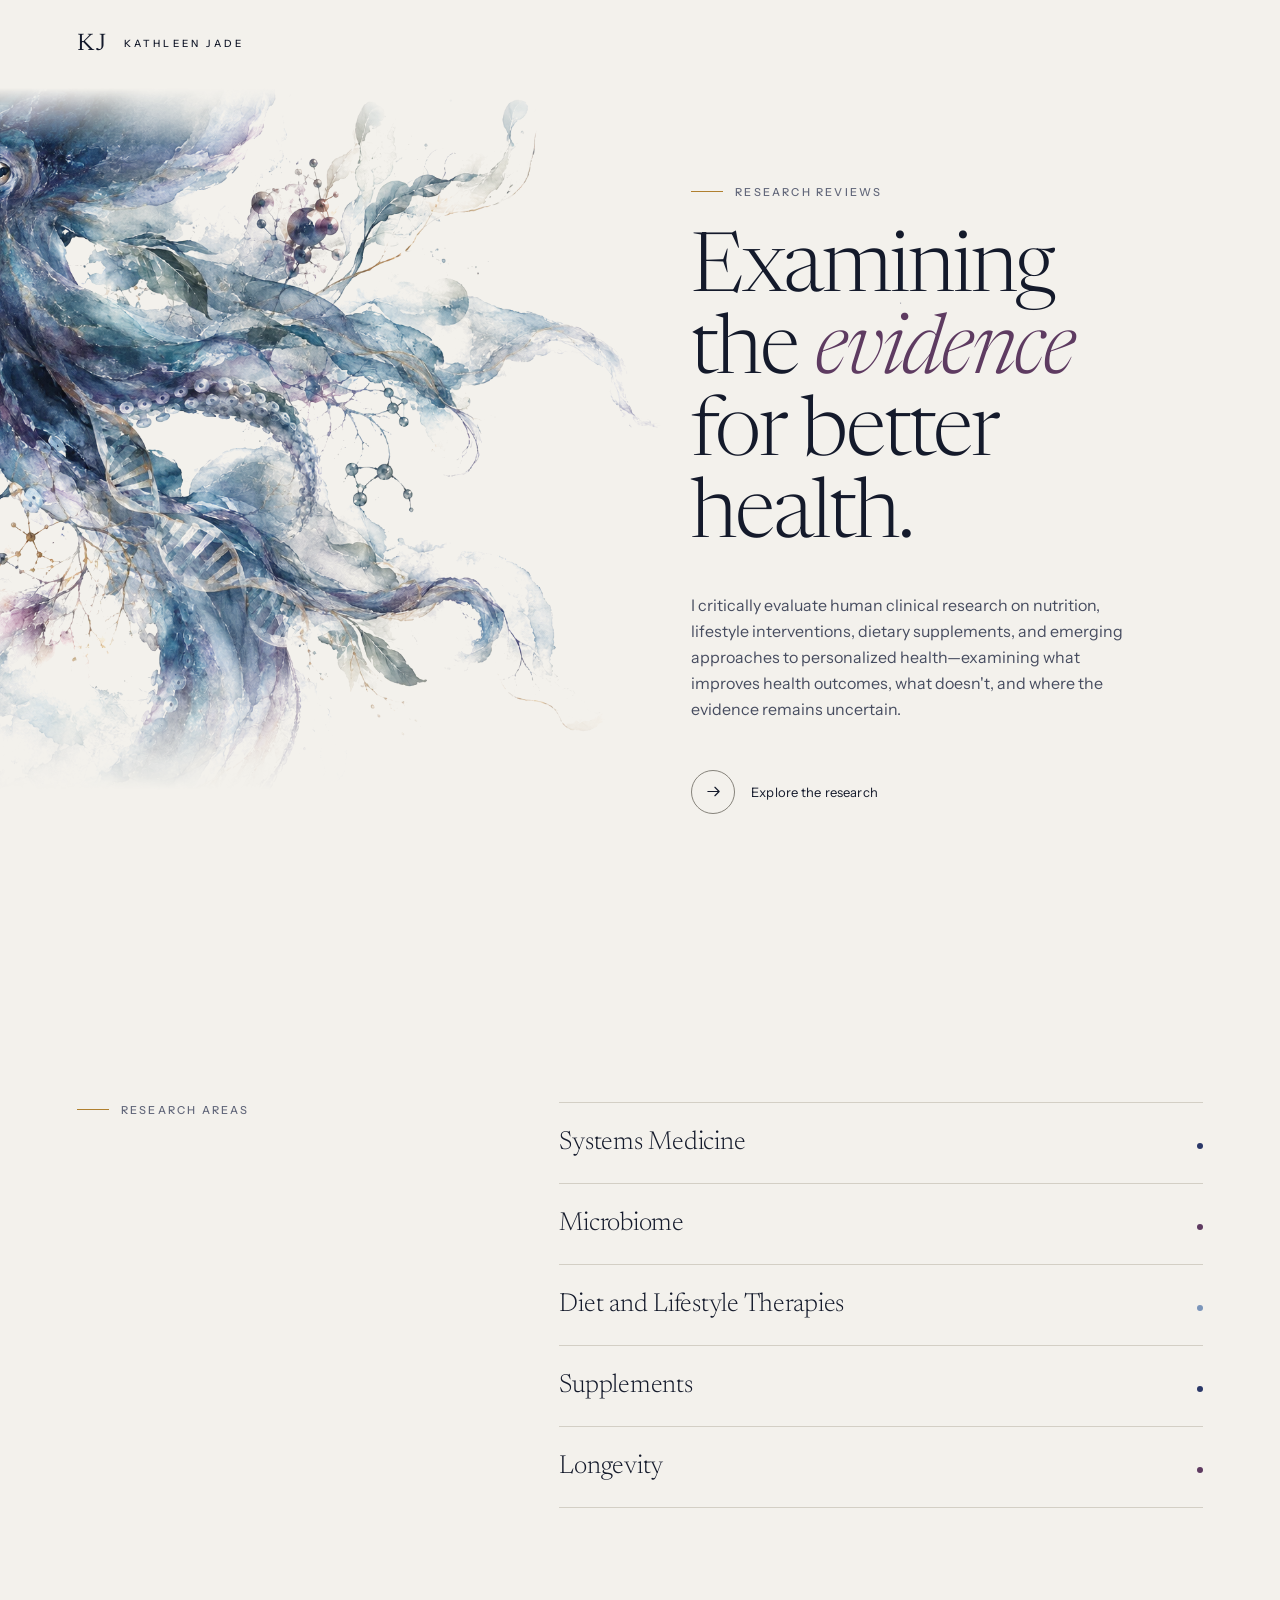
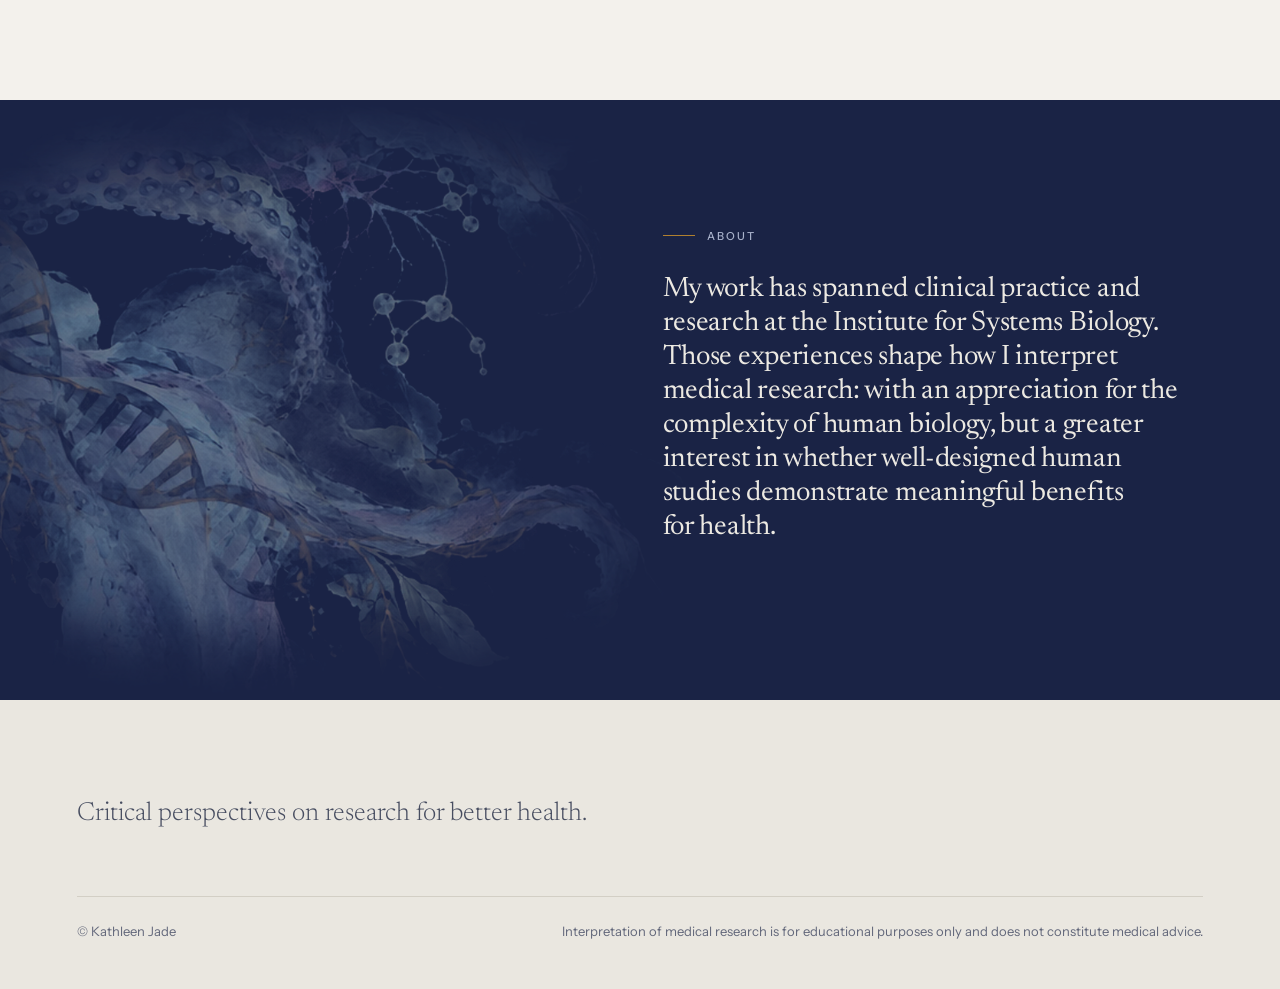
<file: index.html>
<!DOCTYPE html>
<html lang="en">
<head>
  <meta charset="utf-8">
  <meta name="viewport" content="width=device-width, initial-scale=1">
  <title>Kathleen Jade</title>
  <meta name="description" content="Evidence-based insights on longevity and the emerging science of personalized medicine.">
  <link rel="stylesheet" href="design-system.css">
  <link rel="stylesheet" href="homepage.css">
</head>
<body id="kj-home">

  <header class="kj kj-header">
    <a class="kj-mark" href="index.html"><span class="kj-mark-kj" aria-hidden="true">KJ</span><span class="kj-mark-name">Kathleen Jade</span></a>
  </header>

  <main>

    <section class="kj kj-hero">
      <div class="kj-hero-art">
        <img class="kj-art kj-art-paper" src="images/octopus-metamorphosis.webp" alt="Watercolor octopus whose tentacles turn into a DNA helix, leaves and molecular structures">
        <img class="kj-art kj-art-deep" src="images/octopus-metamorphosis-deep.webp" alt="" aria-hidden="true">
      </div>
      <div class="kj-hero-text">
        <p class="kj-eyebrow"><span class="kj-eyebrow-rule"></span><span class="kj-eyebrow-lines"><span>Research reviews</span></span></p>
        <h1 class="kj-hero-title">Examining the <em>evidence</em> for better health.</h1>
        <p class="kj-hero-lede">I critically evaluate human clinical research on nutrition, lifestyle interventions, dietary supplements, and emerging approaches to personalized health—examining what improves health outcomes, what doesn't, and where the evidence remains uncertain.</p>
        <div class="kj-hero-action">
          <a class="kj kj-arrow" href="#topics">
            <span class="kj-arrow-disc" aria-hidden="true"><svg viewBox="0 0 16 16" fill="none" stroke="currentColor" stroke-width="1.25" stroke-linecap="round" stroke-linejoin="round"><path d="M2 8h12M9.5 3.5 14 8l-4.5 4.5"/></svg></span>
            <span>Explore the research</span>
          </a>
        </div>
      </div>
    </section>

    <div class="kj kj-interlude kj-interlude-xl" aria-hidden="true"></div>

    <section class="kj-section kj-split" id="topics">
      <div class="kj-split-intro">
        <h2 class="kj kj-eyebrow"><span class="kj-eyebrow-rule"></span><span class="kj-eyebrow-lines"><span>Research areas</span></span></h2>
      </div>
      <div class="kj-split-main">
        <ul class="kj kj-topics">
          <li class="kj-topic"><a href="systems-medicine.html"><span class="kj-topic-name">Systems Medicine</span><span class="kj-topic-count"></span><span class="kj-topic-dot kj-tone-indigo" aria-hidden="true"></span></a></li>
          <li class="kj-topic"><a href="microbiome.html"><span class="kj-topic-name">Microbiome</span><span class="kj-topic-count"></span><span class="kj-topic-dot kj-tone-aubergine" aria-hidden="true"></span></a></li>
          <li class="kj-topic"><a href="diet-and-lifestyle.html"><span class="kj-topic-name">Diet and Lifestyle Therapies</span><span class="kj-topic-count"></span><span class="kj-topic-dot" aria-hidden="true"></span></a></li>
          <li class="kj-topic"><a href="supplements.html"><span class="kj-topic-name">Supplements</span><span class="kj-topic-count"></span><span class="kj-topic-dot kj-tone-indigo" aria-hidden="true"></span></a></li>
          <li class="kj-topic"><a href="longevity.html"><span class="kj-topic-name">Longevity</span><span class="kj-topic-count"></span><span class="kj-topic-dot kj-tone-aubergine" aria-hidden="true"></span></a></li>
        </ul>
      </div>
    </section>

    <div class="kj kj-interlude kj-interlude-xl" aria-hidden="true"></div>

    <section class="kj kj-deep">
      <div class="kj-deep-art" aria-hidden="true"><img class="kj-art" src="images/octopus-detail-tentacles-deep.webp" alt=""></div>
      <div class="kj-deep-inner kj-at-right">
        <p class="kj kj-eyebrow"><span class="kj-eyebrow-rule"></span><span class="kj-eyebrow-lines"><span>About</span></span></p>
        <p id="kj-home-about-copy" class="t-title" style="max-width: var(--measure-lede)">My work has spanned clinical practice and research at the Institute for Systems Biology. Those experiences shape how I interpret medical research: with an appreciation for the complexity of human biology, but a greater interest in whether well-designed human studies demonstrate meaningful benefits for health.</p>
      </div>
    </section>

  </main>

  <footer class="kj kj-footer">
    <p class="kj-footer-statement">Critical perspectives on research for better health.</p>
    <div class="kj-footer-base"><span>© Kathleen Jade</span><span>Interpretation of medical research is for educational purposes only and does not constitute medical advice.</span></div>
  </footer>

</body>
</html>
</file>
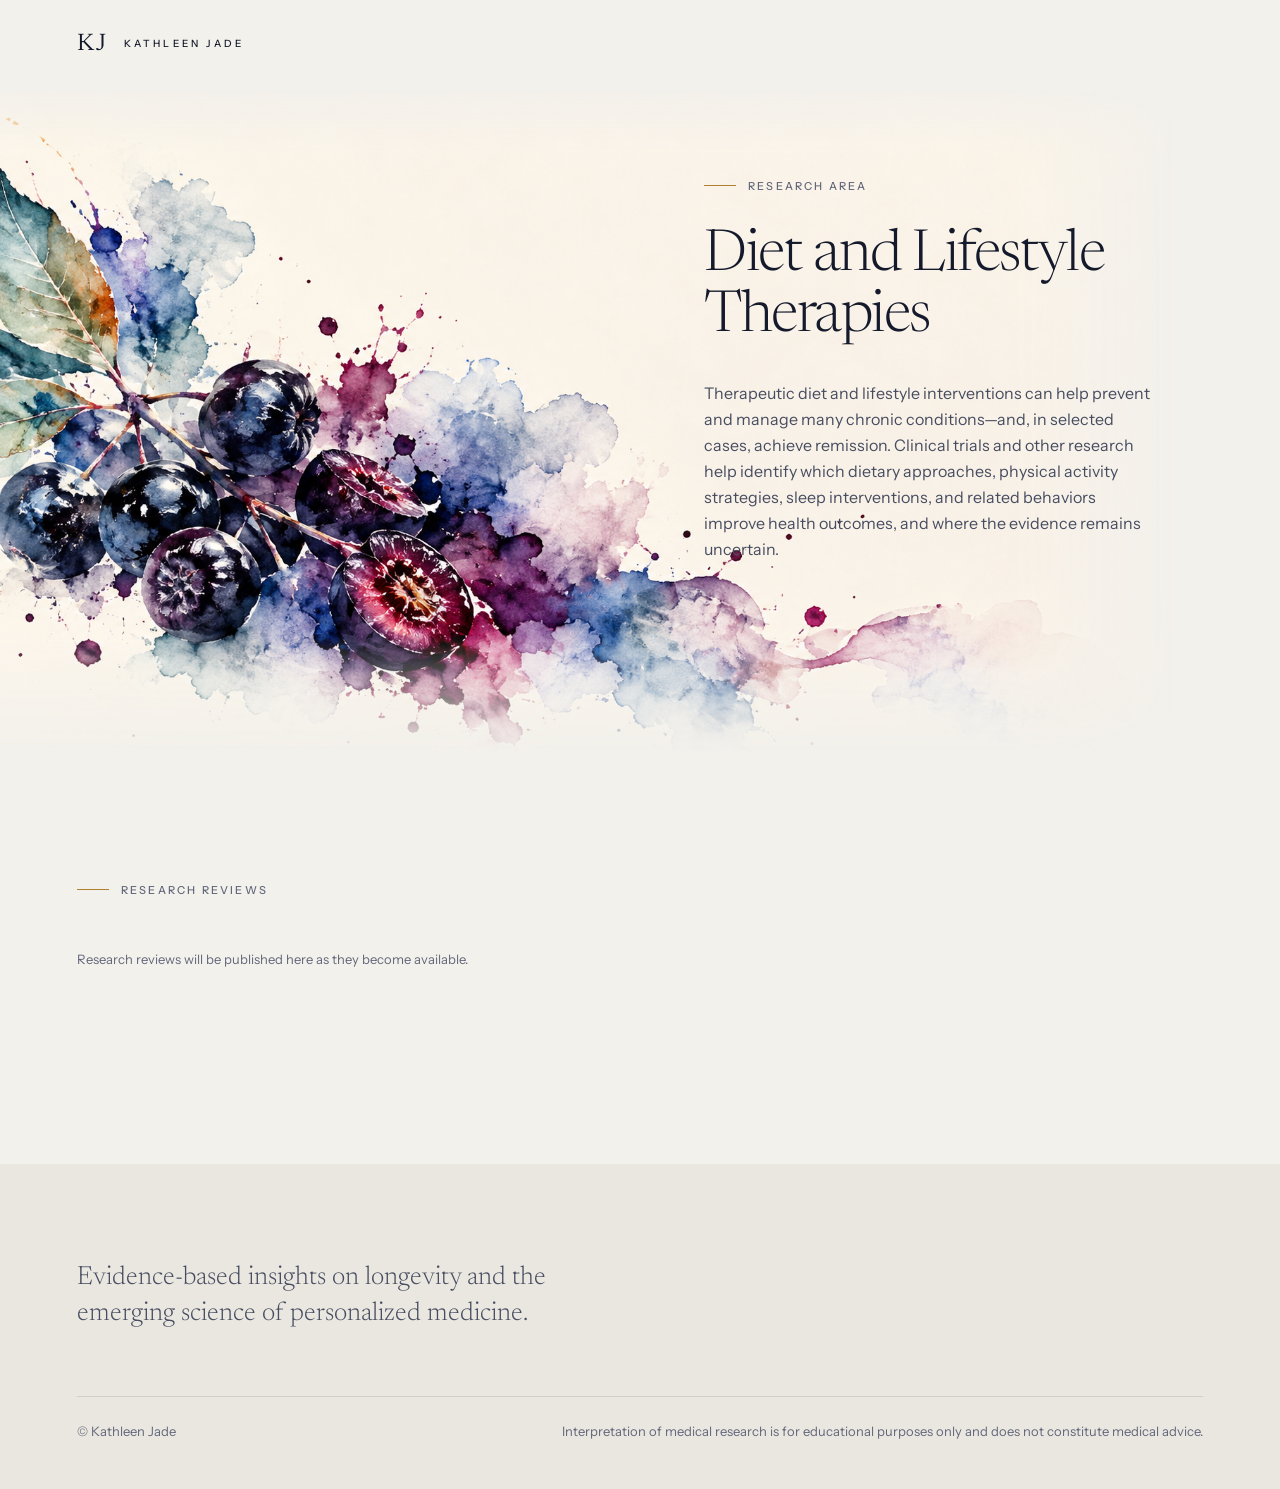
<file: diet-and-lifestyle.html>
<!doctype html>
<html lang="en"><head><meta charset="utf-8"><meta name="viewport" content="width=device-width, initial-scale=1"><title>Diet and Lifestyle Therapies · Kathleen Jade</title><meta name="description" content="Research on therapeutic diets, physical activity, sleep and related lifestyle interventions, with attention to health outcomes and uncertainty."><link rel="stylesheet" href="design-system.css"><link rel="stylesheet" href="diet-and-lifestyle.css"></head>
<body class="kj-diet">
<header class="kj kj-header"><a class="kj-mark" href="index.html"><span class="kj-mark-kj" aria-hidden="true">KJ</span><span class="kj-mark-name">Kathleen Jade</span></a></header>
<main><section class="kj diet-opening">
<div class="diet-text"><p class="kj-eyebrow"><span class="kj-eyebrow-rule"></span><span>Research area</span></p><h1 class="kj-landing-title">Diet and Lifestyle Therapies</h1><p class="kj-landing-lede">Therapeutic diet and lifestyle interventions can help prevent and manage many chronic conditions—and, in selected cases, achieve remission. Clinical trials and other research help identify which dietary approaches, physical activity strategies, sleep interventions, and related behaviors improve health outcomes, and where the evidence remains uncertain.</p></div>
<div class="diet-art"><img class="kj-art" src="images/diet-and-lifestyle-aronia.png" alt="Aronia berries and leaves in indigo and aubergine watercolor, dissolving into translucent washes on warm paper"></div>
</section>
<div class="diet-interlude" aria-hidden="true"></div>
<section class="kj-section kj-index" id="reviews"><h2 class="kj kj-eyebrow"><span class="kj-eyebrow-rule"></span><span>Research Reviews</span></h2><p class="diet-reviews-note">Research reviews will be published here as they become available.</p></section>
<div class="kj kj-interlude kj-interlude-xl" aria-hidden="true"></div></main>
<footer class="kj kj-footer"><p class="kj-footer-statement">Evidence-based insights on longevity and the emerging science of personalized medicine.</p><div class="kj-footer-base"><span>© Kathleen Jade</span><span>Interpretation of medical research is for educational purposes only and does not constitute medical advice.</span></div></footer>
</body></html>
</file>
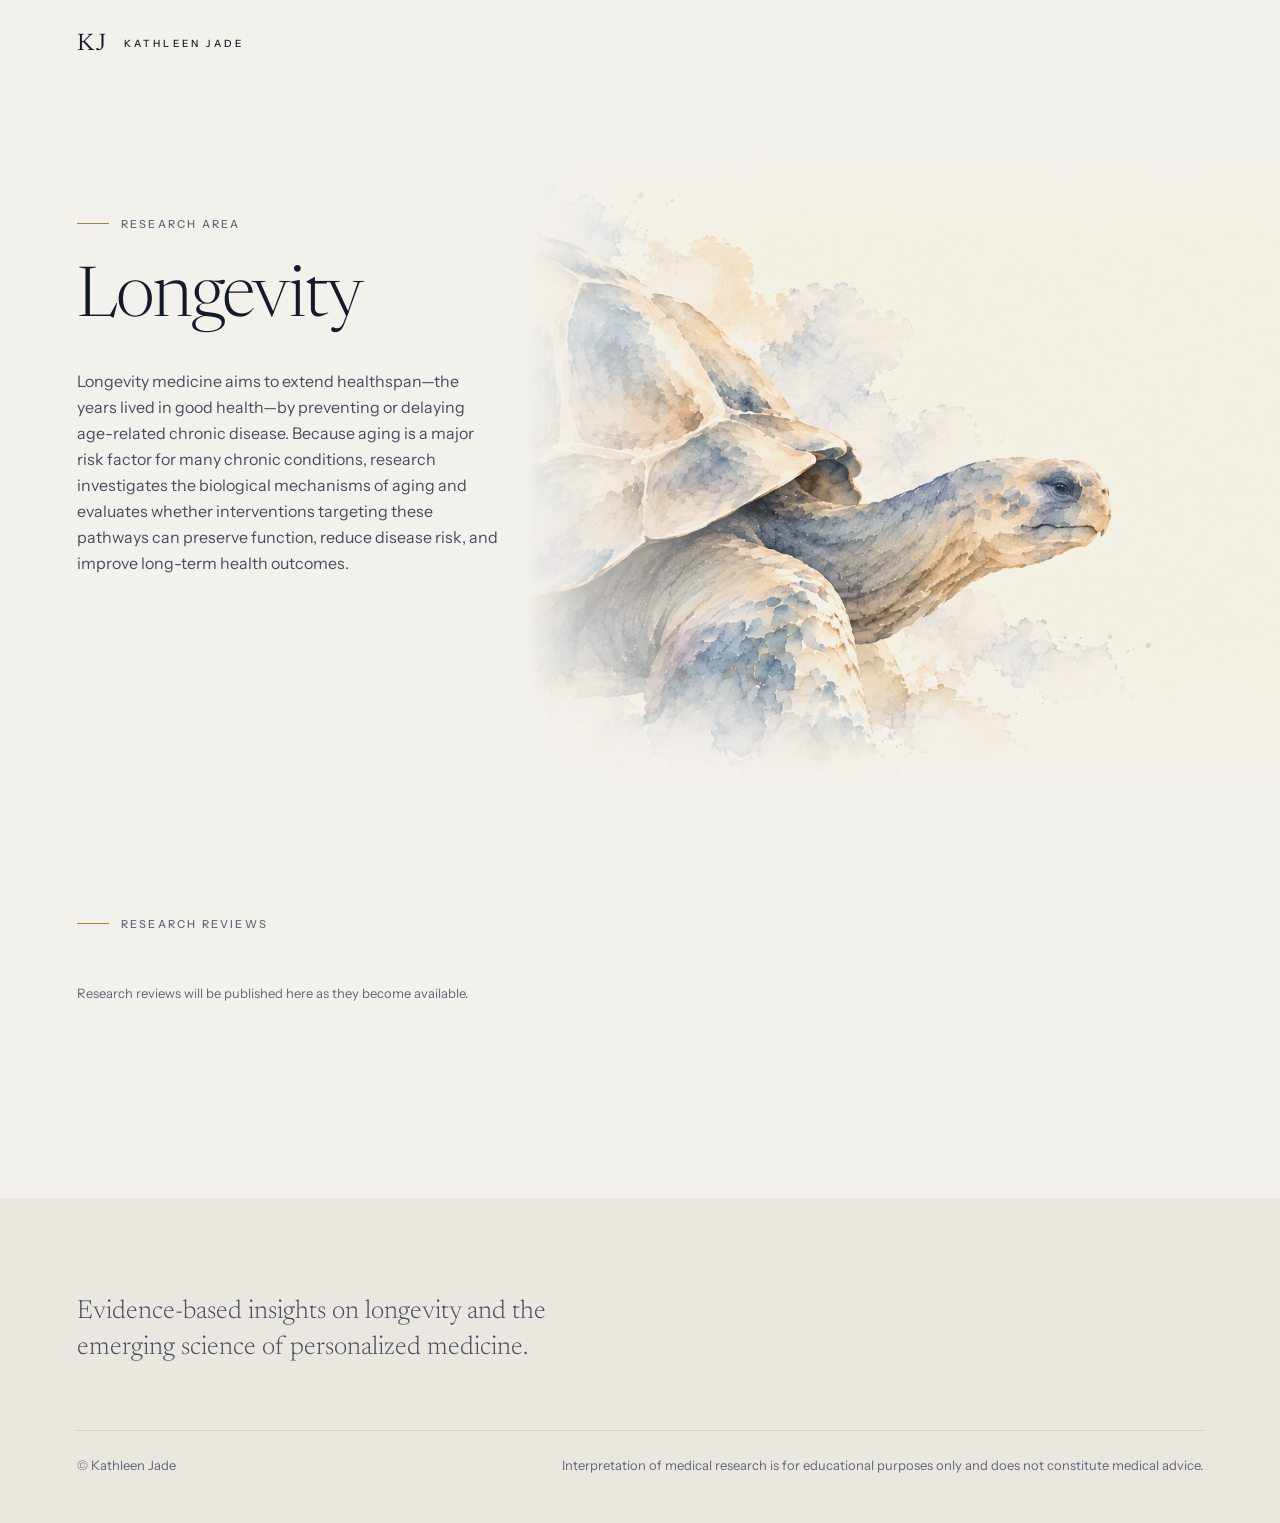
<file: longevity.html>
<!doctype html>
<html lang="en"><head><meta charset="utf-8"><meta name="viewport" content="width=device-width, initial-scale=1"><title>Longevity · Kathleen Jade</title><link rel="stylesheet" href="design-system.css"><link rel="stylesheet" href="longevity.css"></head>
<body class="kj-longevity">
<header class="kj kj-header"><a class="kj-mark" href="index.html"><span class="kj-mark-kj" aria-hidden="true">KJ</span><span class="kj-mark-name">Kathleen Jade</span></a></header>
<main><section class="long-opening">
<div class="long-text"><p class="kj kj-eyebrow"><span class="kj-eyebrow-rule"></span><span>Research area</span></p><h1 class="kj-landing-title">Longevity</h1><p class="kj-landing-lede">Longevity medicine aims to extend healthspan—the years lived in good health—by preventing or delaying age-related chronic disease. Because aging is a major risk factor for many chronic conditions, research investigates the biological mechanisms of aging and evaluates whether interventions targeting these pathways can preserve function, reduce disease risk, and improve long-term health outcomes.</p></div>
<div class="long-art"><img class="kj-art" src="images/longevity-tortoise-watercolor-approved.png" alt="Giant tortoise in blue-gray, lavender and restrained ochre watercolor on its original paper ground"></div>
</section><div class="long-pause" aria-hidden="true"></div>
<section class="kj-section"><h2 class="kj kj-eyebrow"><span class="kj-eyebrow-rule"></span><span>Research Reviews</span></h2><p class="long-note">Research reviews will be published here as they become available.</p></section>
<div class="kj kj-interlude kj-interlude-xl" aria-hidden="true"></div></main>
<footer class="kj kj-footer"><p class="kj-footer-statement">Evidence-based insights on longevity and the emerging science of personalized medicine.</p><div class="kj-footer-base"><span>© Kathleen Jade</span><span>Interpretation of medical research is for educational purposes only and does not constitute medical advice.</span></div></footer>
</body></html>
</file>
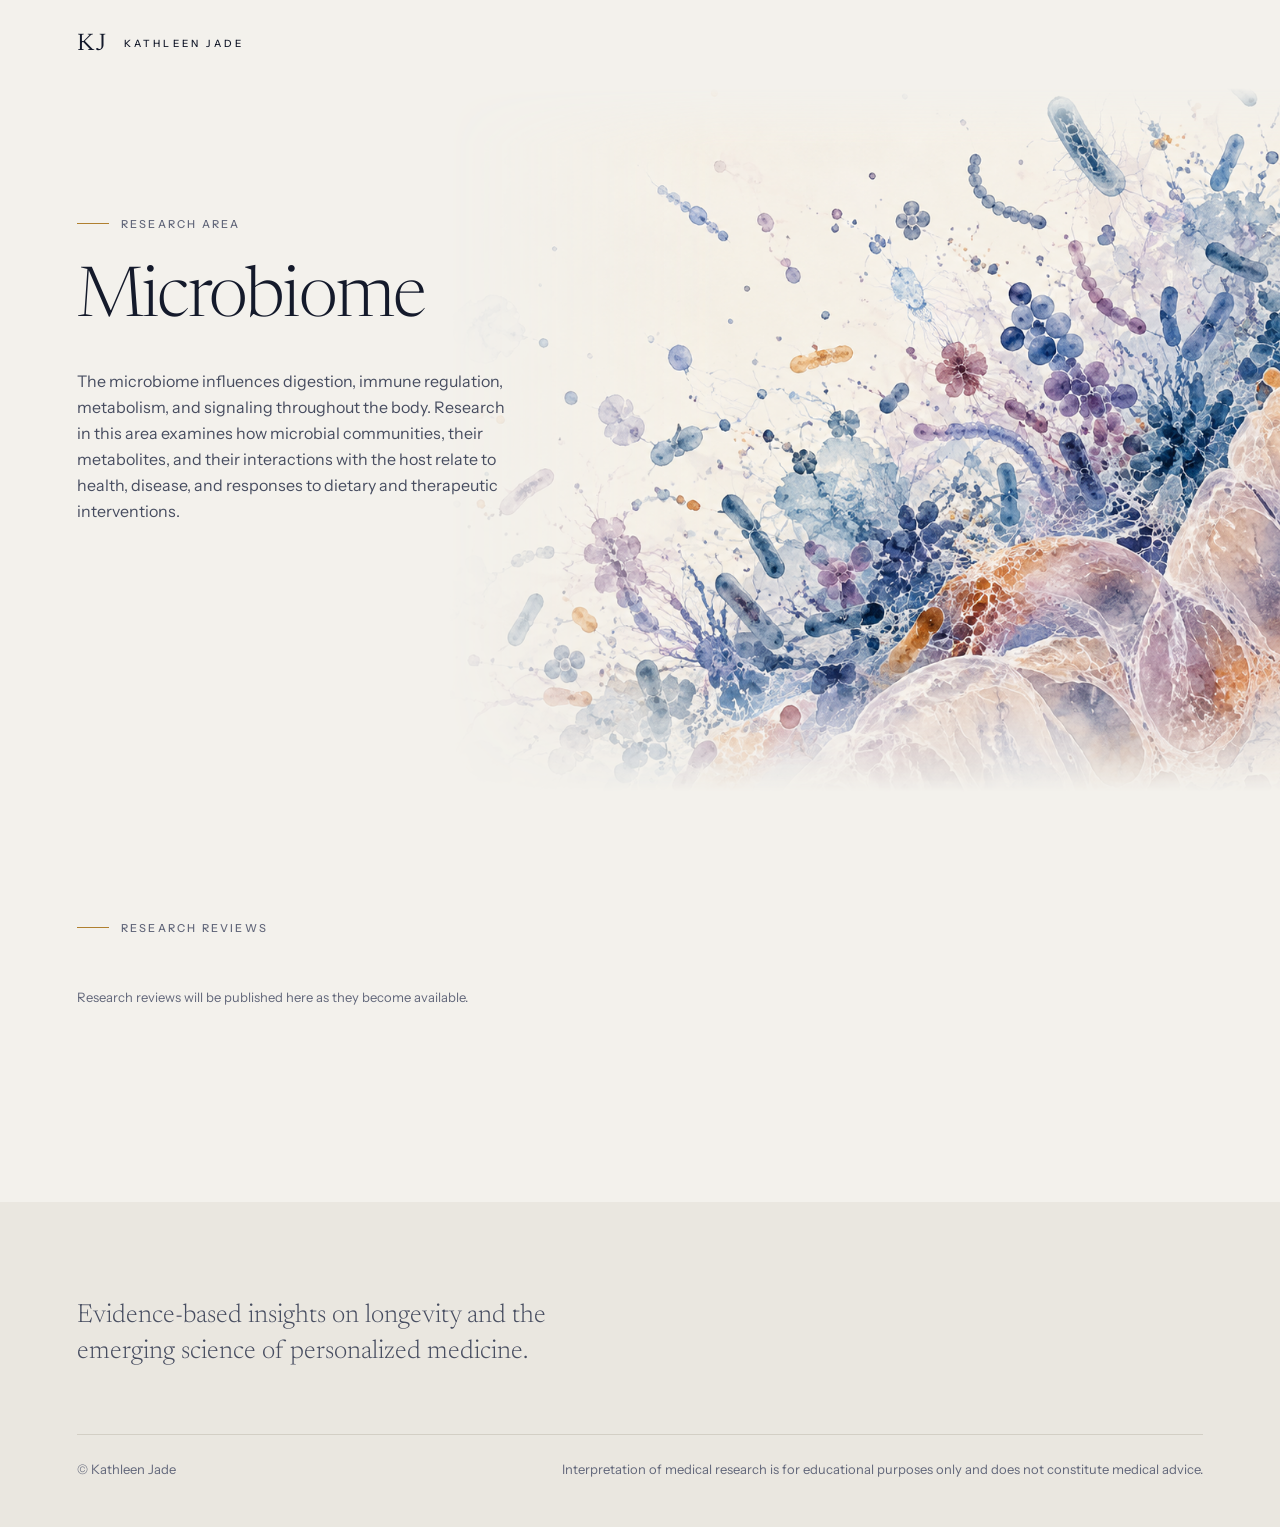
<file: microbiome.html>
<!doctype html>
<html lang="en">
<head><meta charset="utf-8"><meta name="viewport" content="width=device-width, initial-scale=1"><title>Microbiome · Kathleen Jade</title><link rel="stylesheet" href="design-system.css"><link rel="stylesheet" href="microbiome.css"></head>
<body class="kj-microbiome">
<header class="kj kj-header"><a class="kj-mark" href="index.html"><span class="kj-mark-kj" aria-hidden="true">KJ</span><span class="kj-mark-name">Kathleen Jade</span></a></header>
<main>
<section class="micro-opening">
<div class="micro-text"><p class="kj kj-eyebrow"><span class="kj-eyebrow-rule"></span><span>Research area</span></p><h1 class="kj-landing-title">Microbiome</h1><p class="kj-landing-lede">The microbiome influences digestion, immune regulation, metabolism, and signaling throughout the body. Research in this area examines how microbial communities, their metabolites, and their interactions with the host relate to health, disease, and responses to dietary and therapeutic interventions.</p></div>
<div class="micro-art"><img class="kj-art" src="images/microbiome-watercolor.png" alt="Watercolor microbial communities with varied rods, spheres and chains near a softly rendered host tissue surface"></div>
</section>
<div class="micro-pause" aria-hidden="true"></div>
<section class="kj-section micro-research" id="research"><h2 class="kj kj-eyebrow"><span class="kj-eyebrow-rule"></span><span>Research Reviews</span></h2><p class="micro-note">Research reviews will be published here as they become available.</p></section>
<div class="kj kj-interlude kj-interlude-xl" aria-hidden="true"></div>
</main>
<footer class="kj kj-footer"><p class="kj-footer-statement">Evidence-based insights on longevity and the emerging science of personalized medicine.</p><div class="kj-footer-base"><span>© Kathleen Jade</span><span>Interpretation of medical research is for educational purposes only and does not constitute medical advice.</span></div></footer>
</body></html>
</file>
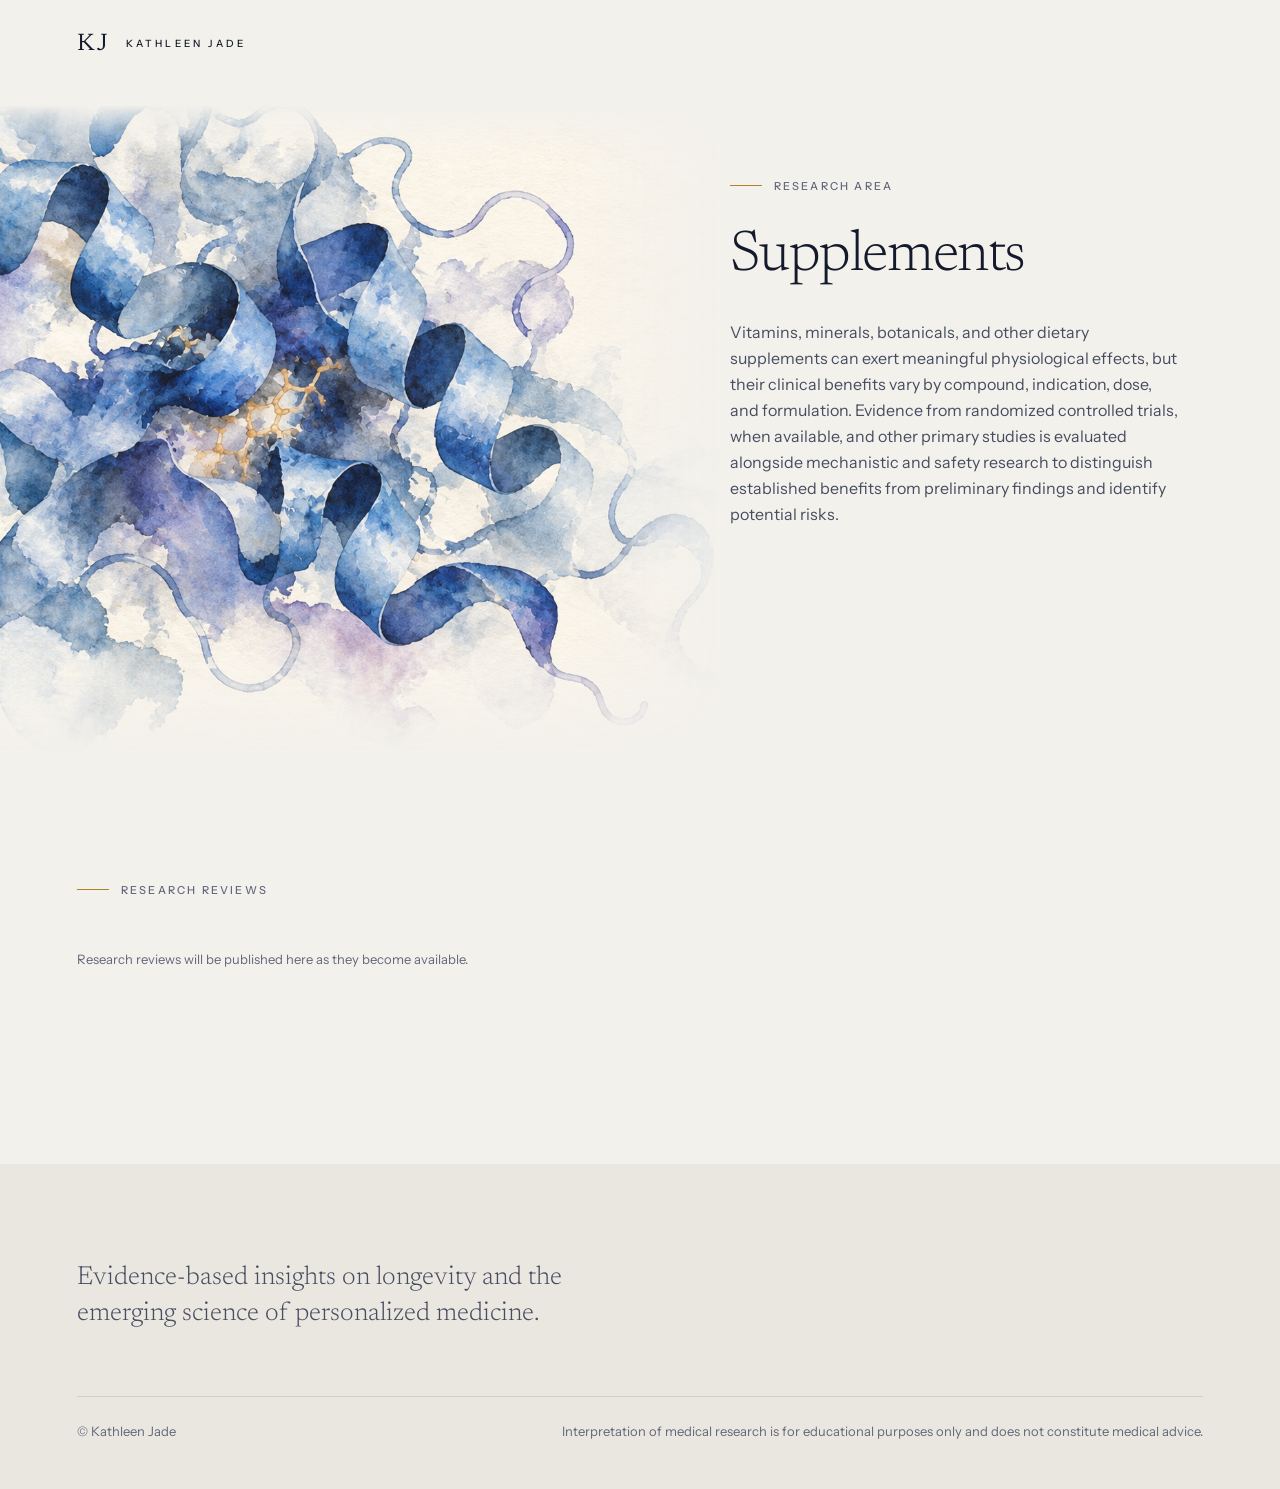
<file: supplements.html>
<!doctype html>
<html lang="en">
<head>
  <meta charset="utf-8">
  <meta name="viewport" content="width=device-width, initial-scale=1">
  <title>Supplements · Kathleen Jade</title>
  <meta name="description" content="Vitamins, minerals, botanicals, and other dietary supplements can exert meaningful physiological effects, but their clinical benefits vary by compound, indication, dose, and formulation. Evidence from randomized controlled trials, when available, and other primary studies is evaluated alongside mechanistic and safety research to distinguish established benefits from preliminary findings and identify potential risks.">
  <link rel="stylesheet" href="design-system.css">
  <link rel="stylesheet" href="supplements.css">
</head>
<body class="kj-supplements">
  <header class="kj kj-header">
    <a class="kj-mark" href="index.html" aria-label="Kathleen Jade home"><span class="kj-mark-kj" aria-hidden="true">KJ</span><span class="kj-mark-name">Kathleen Jade</span></a>
  </header>
  <main>
    <section class="kj supplements-opening" aria-labelledby="supplements-title">
      <div class="supplements-text">
        <p class="kj-eyebrow"><span class="kj-eyebrow-rule" aria-hidden="true"></span><span>Research area</span></p>
        <h1 class="kj-landing-title" id="supplements-title">Supplements</h1>
        <p class="kj-landing-lede">Vitamins, minerals, botanicals, and other dietary supplements can exert meaningful physiological effects, but their clinical benefits vary by compound, indication, dose, and formulation. Evidence from randomized controlled trials, when available, and other primary studies is evaluated alongside mechanistic and safety research to distinguish established benefits from preliminary findings and identify potential risks.</p>
      </div>
      <div class="supplements-art">
        <img class="kj-art" src="images/supplements-protein-ligand-watercolor-approved.png" width="1672" height="941" alt="Watercolor of overlapping blue protein helices surrounding a small ochre ligand; conceptual artwork, not an exact molecular structure">
      </div>
    </section>
    <div class="supplements-interlude" aria-hidden="true"></div>
    <section class="kj-section kj-index" id="reviews" aria-labelledby="reviews-title">
      <h2 class="kj kj-eyebrow" id="reviews-title"><span class="kj-eyebrow-rule" aria-hidden="true"></span><span>Research Reviews</span></h2>
      <p class="supplements-reviews-note">Research reviews will be published here as they become available.</p>
    </section>
    <div class="kj kj-interlude kj-interlude-xl" aria-hidden="true"></div>
  </main>
  <footer class="kj kj-footer">
    <p class="kj-footer-statement">Evidence-based insights on longevity and the emerging science of personalized medicine.</p>
    <div class="kj-footer-base"><span>© Kathleen Jade</span><span>Interpretation of medical research is for educational purposes only and does not constitute medical advice.</span></div>
  </footer>
</body>
</html>
</file>
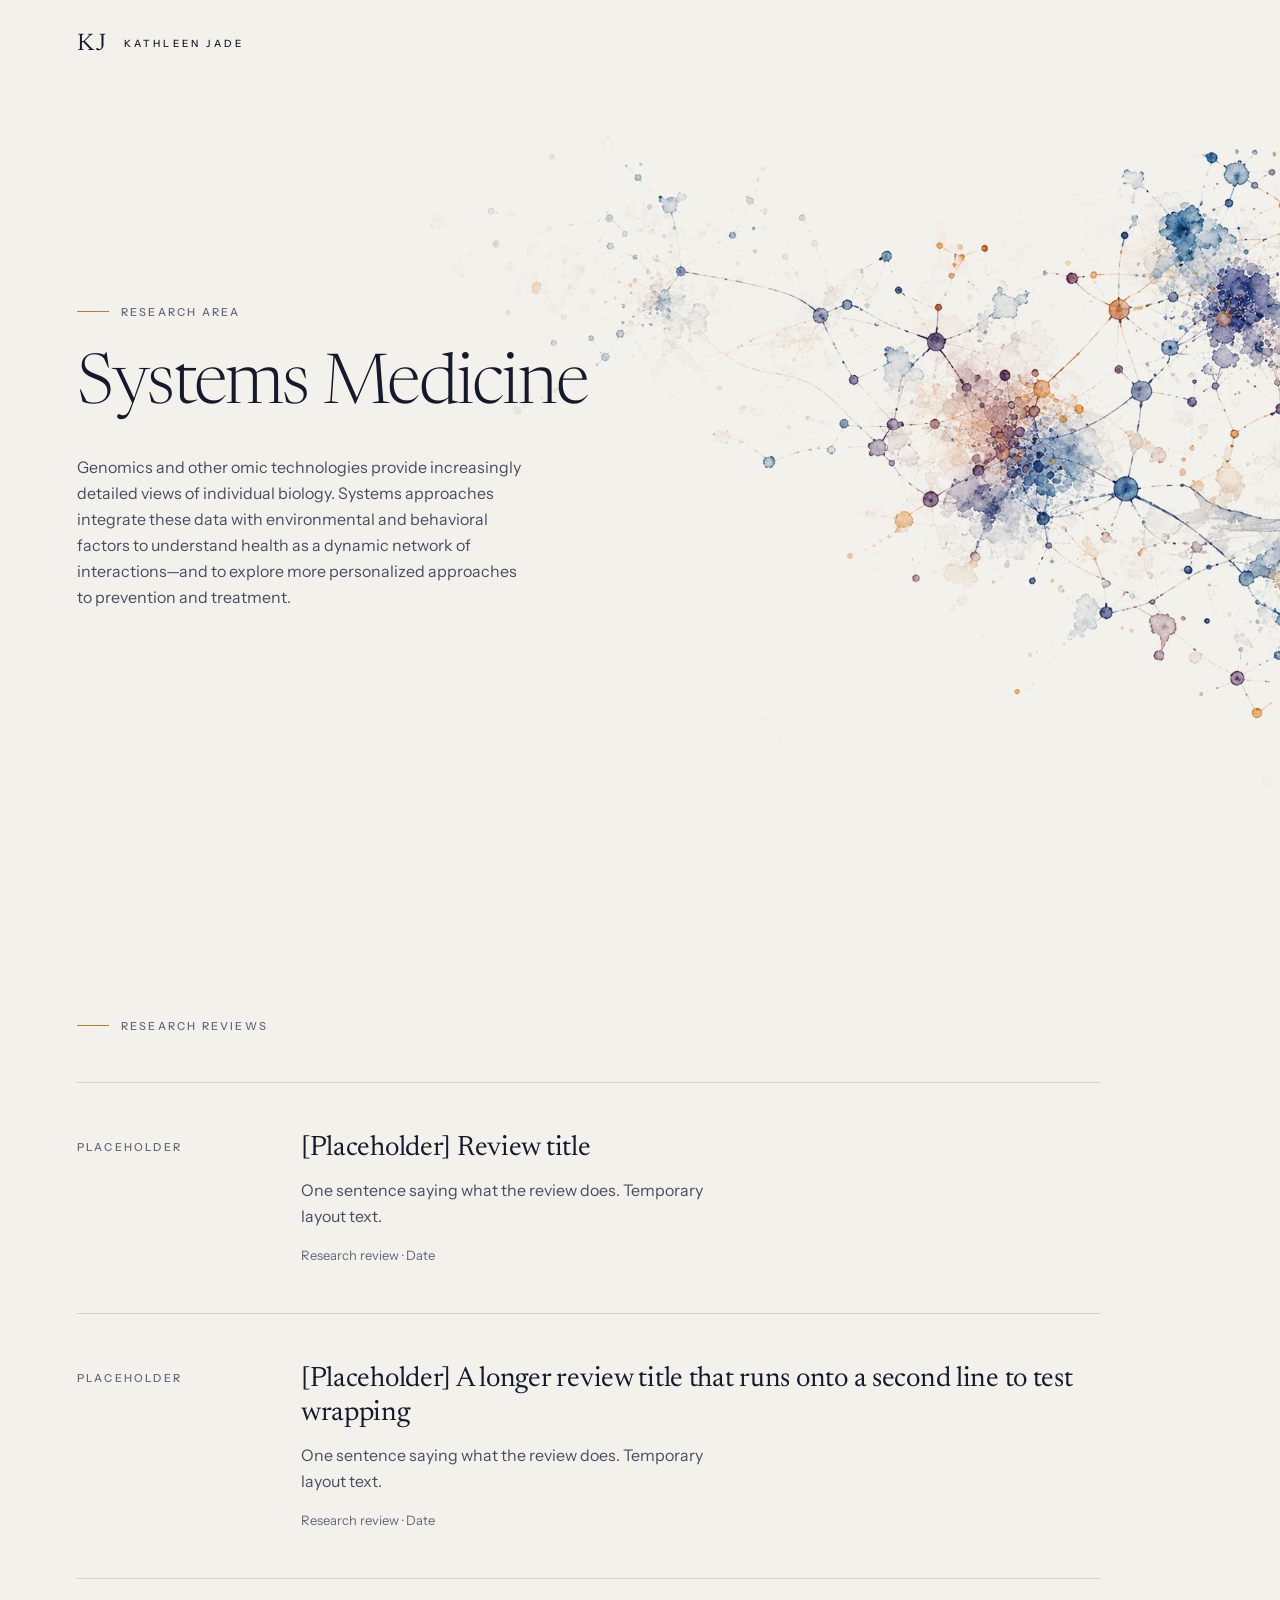
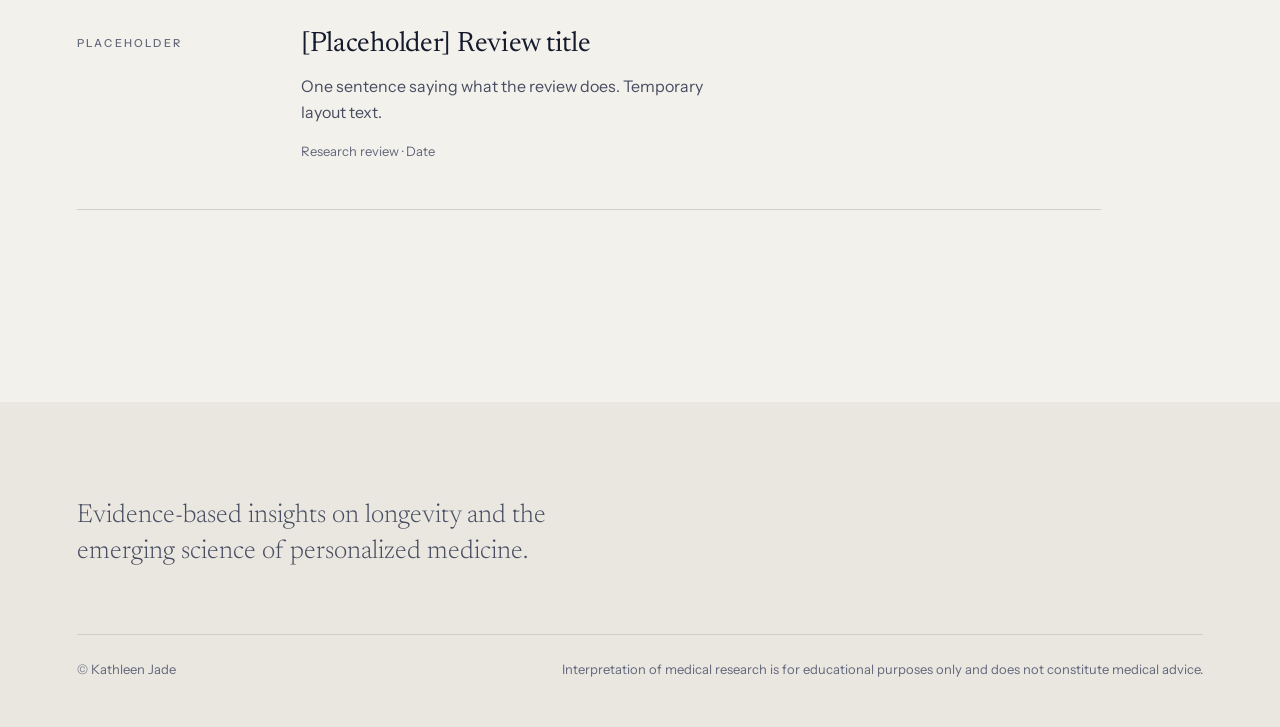
<file: systems-medicine.html>
<!DOCTYPE html>
<html lang="en">
<head>
  <meta charset="utf-8">
  <meta name="viewport" content="width=device-width, initial-scale=1">
  <title>Systems Medicine · Kathleen Jade</title>
  <meta name="description" content="Systems approaches integrate omic data with environmental and behavioral factors to understand health as a dynamic network of interactions.">
  <link rel="stylesheet" href="design-system.css">
</head>
<body>

  <header class="kj kj-header">
    <a class="kj-mark" href="index.html"><span class="kj-mark-kj" aria-hidden="true">KJ</span><span class="kj-mark-name">Kathleen Jade</span></a>
  </header>

  <main>

    <section class="kj kj-landing">
      <div class="kj-landing-art">
        <img class="kj-art" src="images/systems-medicine-network-artwork.webp" alt="Watercolor DNA helix dissolving into a molecular interaction network of clustered nodes and connecting lines">
      </div>
      <div class="kj-landing-text">
        <p class="kj-eyebrow"><span class="kj-eyebrow-rule"></span><span class="kj-eyebrow-lines"><span>Research area</span></span></p>
        <h1 class="kj-landing-title">Systems Medicine</h1>
        <p class="kj-landing-lede">Genomics and other omic technologies provide increasingly detailed views of individual biology. Systems approaches integrate these data with environmental and behavioral factors to understand health as a dynamic network of interactions&mdash;and to explore more personalized approaches to prevention and treatment.</p>
      </div>
    </section>

    <div class="kj kj-interlude kj-interlude-xl kj-systems-interlude" aria-hidden="true"></div>

    <section class="kj-section kj-index" id="reviews">
      <h2 class="kj kj-eyebrow"><span class="kj-eyebrow-rule"></span><span class="kj-eyebrow-lines"><span>Research reviews</span></span></h2>

      <!-- TEMPORARY PLACEHOLDERS for layout testing only. Replace with real reviews
           (or delete the whole <ol>) before this page goes live. Keep 3-6 entries. -->
      <ol class="kj kj-articles">
        <li class="kj-article">
          <div class="kj-article-kicker"><span>Placeholder</span></div>
          <div>
            <h3 class="kj-article-title"><a href="#">[Placeholder] Review title</a></h3>
            <p class="kj-article-dek">One sentence saying what the review does. Temporary layout text.</p>
            <p class="kj-article-meta">Research review · Date</p>
          </div>
        </li>
        <li class="kj-article">
          <div class="kj-article-kicker"><span>Placeholder</span></div>
          <div>
            <h3 class="kj-article-title"><a href="#">[Placeholder] A longer review title that runs onto a second line to test wrapping</a></h3>
            <p class="kj-article-dek">One sentence saying what the review does. Temporary layout text.</p>
            <p class="kj-article-meta">Research review · Date</p>
          </div>
        </li>
        <li class="kj-article">
          <div class="kj-article-kicker"><span>Placeholder</span></div>
          <div>
            <h3 class="kj-article-title"><a href="#">[Placeholder] Review title</a></h3>
            <p class="kj-article-dek">One sentence saying what the review does. Temporary layout text.</p>
            <p class="kj-article-meta">Research review · Date</p>
          </div>
        </li>
      </ol>
    </section>

    <div class="kj kj-interlude kj-interlude-xl" aria-hidden="true"></div>

  </main>

  <footer class="kj kj-footer">
    <p class="kj-footer-statement">Evidence-based insights on longevity and the emerging science of personalized medicine.</p>
    <div class="kj-footer-base"><span>© Kathleen Jade</span><span>Interpretation of medical research is for educational purposes only and does not constitute medical advice.</span></div>
  </footer>

</body>
</html>
</file>
<file: design-system.css>
@import url("https://fonts.googleapis.com/css2?family=Instrument+Sans:ital,wght@0,400..700;1,400..700&family=Newsreader:ital,opsz,wght@0,6..72,200..800;1,6..72,200..800&display=swap");

/* =====================================================================
   Kathleen Jade — site stylesheet (design system v1)
   Link this once in every page's <head>:
     <link rel="stylesheet" href="design-system.css">
   Rules and patterns: see DESIGN-SYSTEM.md in this folder.
   ===================================================================== */

*, *::before, *::after { box-sizing: border-box; }

/* ---------- Tokens: light theme ("Paper") is the default ---------- */
:root, [data-theme="light"] {
  --paper: #f3f1ec;
  --paper-shade: #eae7e0;
  --deep: #1a2345;
  --mist: #dde3ec;
  --hairline: #d3cfc5;
  --line-strong: #86837b;
  --ink: #141a2b;
  --ink-soft: #474d60;
  --ink-faint: #62677a;
  --indigo: #2a3868;
  --tide: #7b95ba;
  --aubergine: #5e3b61;
  --aubergine-mist: #ebe2ea;
  --ochre: #b0802f;
  --ochre-ink: #7a5714;
  --on-deep: #ece9e2;
  --on-deep-soft: #aab3cc;
  --on-deep-accent: #a9b8e6;
  --on-indigo: #f3f1ec;
  --link: var(--indigo);
  --focus: var(--indigo);
  --focus-ring: 0 0 0 2px #f3f1ec, 0 0 0 4px #2a3868;
  --shadow-float: 0 12px 40px -12px #141a2b33;
}

/* ---------- Tokens: dark theme ("Deep water"), opt-in only ---------- */
[data-theme="dark"] {
  --paper: #0e1422;
  --paper-shade: #151c2d;
  --deep: #080c17;
  --mist: #1c2640;
  --hairline: #2a3450;
  --line-strong: #6e7894;
  --ink: #ece9e2;
  --ink-soft: #b6bac6;
  --ink-faint: #9097a8;
  --indigo: #a9b8e6;
  --tide: #7b95ba;
  --aubergine: #cda9cf;
  --aubergine-mist: #2a1f31;
  --ochre: #d9ab5e;
  --ochre-ink: #d9ab5e;
  --on-deep: #ece9e2;
  --on-deep-soft: #a3abc0;
  --on-deep-accent: #a9b8e6;
  --on-indigo: #0e1422;
  --link: var(--indigo);
  --focus: var(--indigo);
  --focus-ring: 0 0 0 2px #0e1422, 0 0 0 4px #a9b8e6;
  --shadow-float: 0 12px 40px -12px #00000099;
}

/* ---------- Spacing, radii, layout, font families ---------- */
:root {
  --space-1: 4px;
  --space-2: 8px;
  --space-3: 12px;
  --space-4: 16px;
  --space-6: 24px;
  --space-8: 32px;
  --space-12: 48px;
  --space-16: 64px;
  --space-24: 96px;
  --space-32: 128px;
  --space-48: 192px;
  --radius-none: 0;
  --radius-sm: 2px;
  --radius-full: 9999px;
  --measure-text: 34em;
  --measure-lede: 28em;
  --page-max: 1440px;
  --gutter: clamp(20px, 6vw, 96px);
  --font-display: Canela, Newsreader, Georgia, serif;
  --font-text: "Canela Text", Newsreader, Georgia, serif;
  --font-sans: "Instrument Sans", "Helvetica Neue", Arial, sans-serif;
}

/* ---------- Kathleen Jade — component styles ----------
   Quiet structure, complex biology. Space is structural: never tighten it to fit more in. */

:root { --kj-ease: cubic-bezier(.2,.6,.2,1); }

body { margin: 0; background: var(--paper); color: var(--ink); font-family: var(--font-sans); font-size: 16px; line-height: 26px; -webkit-font-smoothing: antialiased; text-rendering: optimizeLegibility; }
.kj-row { display: flex; flex-wrap: wrap; gap: var(--space-8); align-items: center; padding: var(--space-8) var(--gutter); }
.kj-pad { padding: var(--space-12) var(--gutter); }

/* focus: one ring everywhere */
.kj-focusable:focus-visible, .kj a:focus-visible, .kj button:focus-visible { outline: 2px solid transparent; box-shadow: var(--focus-ring); }

/* ---------- artwork: paper art in light, deep-water art in dark ---------- */
.kj-art { display: block; max-width: none; user-select: none; }
.kj-art-deep { display: none; }
[data-theme="dark"] .kj-art-paper { display: none; }
[data-theme="dark"] .kj-art-deep { display: block; }

/* ---------- Eyebrow ---------- */
.kj-eyebrow { display: flex; align-items: flex-start; gap: var(--space-3); margin: 0; font-family: var(--font-sans); font-size: 11px; line-height: 16px; font-weight: 500; letter-spacing: .2em; text-transform: uppercase; color: var(--ink-faint); }
.kj-eyebrow-rule { flex: none; width: 32px; height: 1px; margin-top: 7px; background: var(--ochre); }
.kj-eyebrow-lines { display: flex; flex-direction: column; }

/* ---------- ArrowLink ---------- */
.kj-arrow { display: inline-flex; align-items: center; gap: var(--space-4); color: var(--ink); text-decoration: none; font-family: var(--font-sans); font-size: 13px; line-height: 20px; letter-spacing: .01em; border-radius: var(--radius-full); }
.kj-arrow-disc { display: grid; place-items: center; width: 44px; height: 44px; border: 1px solid var(--line-strong); border-radius: var(--radius-full); transition: border-color .4s var(--kj-ease), background .4s var(--kj-ease); }
.kj-arrow-disc svg { width: 15px; height: 15px; transition: transform .5s var(--kj-ease); }
.kj-arrow:hover .kj-arrow-disc { border-color: var(--indigo); }
.kj-arrow:hover .kj-arrow-disc svg { transform: translateX(3px); }
.kj-arrow:focus-visible { outline: none; }
.kj-arrow:focus-visible .kj-arrow-disc { box-shadow: var(--focus-ring); }

/* ---------- Button ---------- */
.kj-btn { display: inline-flex; align-items: center; gap: var(--space-3); height: 44px; padding: 0 var(--space-6); border-radius: var(--radius-full); font: 400 14px/20px var(--font-sans); letter-spacing: .01em; cursor: pointer; text-decoration: none; transition: border-color .4s var(--kj-ease), background .4s var(--kj-ease), color .4s var(--kj-ease); }
.kj-btn svg { width: 14px; height: 14px; }
.kj-btn-outline { background: transparent; color: var(--ink); border: 1px solid var(--line-strong); }
.kj-btn-outline:hover { border-color: var(--indigo); color: var(--indigo); }
.kj-btn-solid { background: var(--indigo); color: var(--on-indigo); border: 1px solid var(--indigo); }
.kj-btn-solid:hover { filter: brightness(1.12); }
.kj-btn:focus-visible { outline: none; box-shadow: var(--focus-ring); }

/* ---------- SiteHeader ---------- */
.kj-header { display: flex; align-items: center; justify-content: space-between; gap: var(--space-8); padding: var(--space-8) var(--gutter); }
.kj-mark { display: inline-flex; align-items: center; gap: var(--space-4); color: var(--ink); text-decoration: none; }
.kj-mark-kj { font-family: var(--font-display); font-weight: 400; font-size: 24px; line-height: 1; letter-spacing: .06em; }
.kj-mark-name { font-family: var(--font-sans); font-size: 10px; line-height: 16px; font-weight: 500; letter-spacing: .32em; text-transform: uppercase; }
.kj-nav { display: flex; align-items: center; gap: var(--space-8); }
.kj-nav a { font-family: var(--font-sans); font-size: 13px; line-height: 20px; letter-spacing: .01em; color: var(--ink-soft); text-decoration: none; padding: var(--space-1) 0; border-bottom: 1px solid transparent; }
.kj-nav a:hover { color: var(--ink); }
.kj-nav a[aria-current="page"] { color: var(--ink); border-bottom-color: var(--ink); }
.kj-icon-btn { display: grid; place-items: center; width: 36px; height: 36px; border: 0; background: none; color: var(--ink); cursor: pointer; border-radius: var(--radius-full); }
.kj-icon-btn svg { width: 16px; height: 16px; }
@media (max-width: 720px) { .kj-nav a { display: none; } .kj-mark-name { display: none; } }

/* ---------- Hero ---------- */
.kj-hero { position: relative; min-height: clamp(560px, 78vh, 820px); overflow: hidden; display: flex; align-items: center; }
.kj-hero-art { position: absolute; top: 0; bottom: 0; left: -6%; width: 80%; }
.kj-hero-art .kj-art { width: 100%; height: 100%; object-fit: cover; object-position: left center; }
.kj-hero-text { position: relative; margin-left: 54%; padding: var(--space-24) var(--gutter) var(--space-24) 0; max-width: 34rem; display: flex; flex-direction: column; gap: var(--space-8); }
.kj-hero-title { margin: 0; font-family: var(--font-display); font-weight: 300; font-size: clamp(48px, 6.4vw, 96px); line-height: 1; letter-spacing: -.025em; color: var(--ink); }
.kj-hero-title em, .kj-accent { font-style: italic; color: var(--aubergine); }
.kj-hero-lede { margin: 0; max-width: var(--measure-lede); font-family: var(--font-sans); font-size: 16px; line-height: 26px; color: var(--ink-soft); }
.kj-hero-action { margin-top: var(--space-4); }
@media (max-width: 820px) {
  .kj-hero { display: block; min-height: 0; }
  .kj-hero-art { position: relative; left: -12%; width: 140%; height: 88vw; }
  .kj-hero-art .kj-art { object-position: left top; }
  .kj-hero-text { margin: calc(-1 * var(--space-6)) 0 0; padding: 0 var(--gutter) var(--space-24); }
}

/* ---------- Interlude: the deliberate pause ---------- */
.kj-interlude { position: relative; }
.kj-interlude-md { height: var(--space-24); }
.kj-interlude-lg { height: var(--space-32); }
.kj-interlude-xl { height: var(--space-48); }
.kj-interlude-rule { position: absolute; top: 50%; left: 58%; width: 48px; height: 1px; background: var(--ochre); }
.kj-interlude-frag { position: absolute; top: 50%; transform: translateY(-50%); width: 200px; }
.kj-interlude-frag.kj-at-right { right: 12%; }
.kj-interlude-frag.kj-at-left { left: 8%; }
.kj-interlude-frag .kj-art { width: 100%; height: auto; }

/* ---------- TopicIndex ---------- */
.kj-topics { list-style: none; margin: 0; padding: 0; border-top: 1px solid var(--hairline); }
.kj-topic a { display: grid; grid-template-columns: 1fr auto 24px; align-items: baseline; gap: var(--space-6); padding: var(--space-6) 0; border-bottom: 1px solid var(--hairline); color: var(--ink); text-decoration: none; transition: background .4s var(--kj-ease); }
.kj-topic-name { font-family: var(--font-display); font-size: 26px; line-height: 32px; font-weight: 300; letter-spacing: -.01em; transition: transform .5s var(--kj-ease); }
.kj-topic-count { font-family: var(--font-sans); font-size: 11px; line-height: 16px; letter-spacing: .2em; text-transform: uppercase; color: var(--ink-faint); }
.kj-topic-dot { justify-self: end; width: 6px; height: 6px; border-radius: var(--radius-full); background: var(--tide); }
.kj-topic-dot.kj-tone-aubergine { background: var(--aubergine); }
.kj-topic-dot.kj-tone-ochre { background: var(--ochre); }
.kj-topic-dot.kj-tone-indigo { background: var(--indigo); }
.kj-topic a:hover .kj-topic-name { transform: translateX(6px); }
.kj-topic a:focus-visible { outline: none; box-shadow: var(--focus-ring); }

/* ---------- ArticleList: an editorial index, never cards ---------- */
.kj-articles { list-style: none; margin: 0; padding: 0; max-width: 64rem; }
.kj-article { display: grid; grid-template-columns: 12rem 1fr; gap: var(--space-8); padding: var(--space-12) 0; border-top: 1px solid var(--hairline); }
.kj-article:last-child { border-bottom: 1px solid var(--hairline); }
.kj-article-kicker { display: flex; flex-direction: column; gap: var(--space-2); font-family: var(--font-sans); font-size: 11px; line-height: 16px; font-weight: 500; letter-spacing: .2em; text-transform: uppercase; color: var(--ink-faint); padding-top: 8px; }
.kj-article-num { font-family: var(--font-display); font-size: 15px; letter-spacing: 0; color: var(--ochre-ink); font-weight: 400; }
.kj-article-title { margin: 0; font-family: var(--font-display); font-size: 28px; line-height: 34px; font-weight: 400; letter-spacing: -.01em; }
.kj-article-title a { color: var(--ink); text-decoration: none; background-image: linear-gradient(currentColor, currentColor); background-size: 0 1px; background-repeat: no-repeat; background-position: 0 100%; transition: background-size .6s var(--kj-ease); }
.kj-article-title a:hover { background-size: 100% 1px; }
.kj-article-dek { margin: var(--space-3) 0 0; max-width: var(--measure-lede); font-size: 16px; line-height: 26px; color: var(--ink-soft); }
.kj-article-meta { margin: var(--space-4) 0 0; font-size: 13px; line-height: 20px; color: var(--ink-faint); }
@media (max-width: 720px) { .kj-article { grid-template-columns: 1fr; gap: var(--space-3); padding: var(--space-8) 0; } }

/* ---------- FeatureStory: one large moment, asymmetric ---------- */
.kj-feature { display: grid; grid-template-columns: repeat(12, 1fr); column-gap: var(--space-8); align-items: center; }
.kj-feature-art { grid-column: 1 / span 7; margin-left: calc(-1 * var(--gutter)); position: relative; }
.kj-feature-art .kj-art { width: 100%; height: auto; }
.kj-feature-text { grid-column: 9 / span 4; display: flex; flex-direction: column; gap: var(--space-6); }
.kj-feature-right .kj-feature-art { grid-column: 6 / span 7; grid-row: 1; margin-left: 0; margin-right: calc(-1 * var(--gutter)); }
.kj-feature-right .kj-feature-text { grid-column: 1 / span 4; grid-row: 1; }
.kj-feature-title { margin: 0; font-family: var(--font-display); font-size: 44px; line-height: 50px; font-weight: 300; letter-spacing: -.015em; color: var(--ink); }
.kj-feature-dek { margin: 0; font-family: var(--font-text); font-size: 20px; line-height: 31px; font-weight: 300; color: var(--ink-soft); }
.kj-feature-meta { margin: 0; font-size: 13px; line-height: 20px; color: var(--ink-faint); }
@media (max-width: 820px) { .kj-feature { display: block; } .kj-feature-art { margin: 0 calc(-1 * var(--gutter)) var(--space-12); } .kj-feature-right .kj-feature-art { margin: 0 calc(-1 * var(--gutter)) var(--space-12); } }

/* ---------- Figure ---------- */
.kj-figure { margin: 0; }
.kj-figure .kj-art { width: 100%; height: auto; }
.kj-figure-bleed-left { margin-left: calc(-1 * var(--gutter)); }
.kj-figure-bleed-right { margin-right: calc(-1 * var(--gutter)); }
.kj-figcaption { display: flex; gap: var(--space-4); margin-top: var(--space-4); max-width: var(--measure-lede); font-size: 13px; line-height: 20px; color: var(--ink-faint); }
.kj-figure-bleed-left .kj-figcaption { margin-left: var(--gutter); }
.kj-figcaption-n { flex: none; font-size: 11px; line-height: 20px; letter-spacing: .2em; text-transform: uppercase; color: var(--ochre-ink); }

/* ---------- PullQuote ---------- */
.kj-quote { margin: 0; max-width: 22em; font-family: var(--font-display); }
.kj-quote-mark { display: block; width: 48px; height: 1px; margin-bottom: var(--space-8); background: var(--ochre); }
.kj-quote p { margin: 0; font-size: 36px; line-height: 46px; font-weight: 300; font-style: italic; letter-spacing: -.01em; color: var(--ink); }
.kj-quote footer { margin-top: var(--space-6); font-family: var(--font-sans); font-size: 11px; line-height: 16px; font-weight: 500; letter-spacing: .2em; text-transform: uppercase; color: var(--ink-faint); }

/* ---------- DeepBand: 'deep water', one per page at most ---------- */
.kj-deep { position: relative; overflow: hidden; background: var(--deep); color: var(--on-deep); padding: var(--space-32) var(--gutter);
  --ink: var(--on-deep); --ink-soft: var(--on-deep-soft); --ink-faint: var(--on-deep-soft); --indigo: var(--on-deep-accent); --line-strong: var(--on-deep-soft); --hairline: #ffffff24; --ochre-ink: var(--ochre);
  --focus-ring: 0 0 0 2px var(--deep), 0 0 0 4px var(--on-deep); }
.kj-deep-art { position: absolute; top: 0; bottom: 0; left: -10%; width: 70%; opacity: .9; pointer-events: none; }
.kj-deep-art .kj-art { width: 100%; height: 100%; object-fit: cover; object-position: left center; display: block; }
.kj-deep-inner { position: relative; }
.kj-deep-inner.kj-at-right { margin-left: 52%; }
@media (max-width: 820px) { .kj-deep-inner.kj-at-right { margin-left: 0; } .kj-deep-art { opacity: .35; width: 140%; } }

/* ---------- EvidenceGrade ---------- */
.kj-evidence { display: inline-flex; flex-direction: column; gap: var(--space-2); }
.kj-evidence-head { display: inline-flex; align-items: center; gap: var(--space-3); font-family: var(--font-sans); font-size: 11px; line-height: 16px; font-weight: 500; letter-spacing: .2em; text-transform: uppercase; color: var(--ink-faint); }
.kj-evidence-head strong { font-weight: 500; color: var(--ink); }
.kj-meter { display: inline-flex; gap: 3px; }
.kj-meter i { display: block; width: 16px; height: 4px; border-radius: var(--radius-sm); background: var(--mist); }
.kj-meter i.kj-on { background: var(--indigo); }
.kj-evidence-note { margin: 0; max-width: var(--measure-lede); font-size: 14px; line-height: 22px; color: var(--ink-soft); }

/* ---------- CompoundMonograph ---------- */
.kj-mono { display: grid; grid-template-columns: minmax(0, 1fr) 16rem; column-gap: var(--space-16); max-width: 64rem; }
.kj-mono-head { grid-column: 1; display: flex; flex-direction: column; gap: var(--space-4); margin-bottom: var(--space-12); }
.kj-mono-name { margin: 0; font-family: var(--font-display); font-size: 68px; line-height: 72px; font-weight: 300; letter-spacing: -.02em; color: var(--ink); }
.kj-mono-class { margin: 0; font-family: var(--font-display); font-style: italic; font-size: 22px; line-height: 30px; font-weight: 300; color: var(--aubergine); }
.kj-mono-art { grid-column: 2; grid-row: 1 / span 2; align-self: start; margin-top: calc(-1 * var(--space-8)); }
.kj-mono-art .kj-art { width: 100%; height: auto; }
.kj-mono-dl { grid-column: 1; margin: 0; border-top: 1px solid var(--hairline); }
.kj-mono-row { display: grid; grid-template-columns: 10rem 1fr; gap: var(--space-8); padding: var(--space-6) 0; border-bottom: 1px solid var(--hairline); }
.kj-mono-row dt { font-family: var(--font-sans); font-size: 11px; line-height: 26px; font-weight: 500; letter-spacing: .2em; text-transform: uppercase; color: var(--ink-faint); }
.kj-mono-row dd { margin: 0; font-size: 16px; line-height: 26px; color: var(--ink); max-width: var(--measure-lede); }
@media (max-width: 820px) { .kj-mono { display: block; } .kj-mono-art { width: 160px; margin: 0 0 var(--space-8) auto; } .kj-mono-name { font-size: 48px; line-height: 52px; } .kj-mono-row { grid-template-columns: 1fr; gap: var(--space-1); } }

/* ---------- References ---------- */
.kj-refs { list-style: none; margin: 0; padding: 0; max-width: var(--measure-text); counter-reset: kjref; }
.kj-ref { display: grid; grid-template-columns: 2.5rem 1fr; padding: var(--space-4) 0; font-size: 14px; line-height: 22px; color: var(--ink-soft); }
.kj-ref-n { font-family: var(--font-display); font-size: 16px; color: var(--ochre-ink); }
.kj-ref-title { color: var(--ink); }
.kj-ref a { color: var(--link); text-decoration: underline; text-decoration-thickness: 1px; text-underline-offset: 3px; word-break: break-all; }

/* ---------- SiteFooter ---------- */
.kj-footer { background: var(--paper-shade); padding: var(--space-24) var(--gutter) var(--space-12); display: grid; grid-template-columns: repeat(12, 1fr); column-gap: var(--space-8); row-gap: var(--space-16); }
.kj-footer-statement { grid-column: 1 / span 6; margin: 0; font-family: var(--font-display); font-size: 26px; line-height: 36px; font-weight: 300; color: var(--ink-soft); }
.kj-footer-links { grid-column: 9 / span 4; list-style: none; margin: 0; padding: 0; display: flex; flex-direction: column; gap: var(--space-3); }
.kj-footer-links a { font-size: 14px; line-height: 22px; color: var(--ink); text-decoration: none; }
.kj-footer-links a:hover { color: var(--indigo); }
.kj-footer-base { grid-column: 1 / -1; display: flex; justify-content: space-between; gap: var(--space-6); padding-top: var(--space-6); border-top: 1px solid var(--hairline); font-size: 13px; line-height: 20px; color: var(--ink-faint); }
@media (max-width: 720px) { .kj-footer { display: block; } .kj-footer-links { margin: var(--space-12) 0; } .kj-footer-base { flex-direction: column; } }

/* ---------- Section frame (for page compositions) ---------- */
.kj-section { padding: 0 var(--gutter); max-width: var(--page-max); margin: 0 auto; box-sizing: border-box; }
.kj-split { display: grid; grid-template-columns: repeat(12, 1fr); column-gap: var(--space-8); }
.kj-split-intro { grid-column: 1 / span 4; display: flex; flex-direction: column; gap: var(--space-6); }
.kj-split-main { grid-column: 6 / span 7; }
.kj-h2 { margin: 0; font-family: var(--font-display); font-size: 44px; line-height: 50px; font-weight: 300; letter-spacing: -.015em; color: var(--ink); }
.kj-p { margin: 0; max-width: var(--measure-lede); color: var(--ink-soft); }
@media (max-width: 820px) { .kj-split { display: block; } .kj-split-main { margin-top: var(--space-12); } }

@media (prefers-reduced-motion: reduce) { .kj *, .kj *::before, .kj *::after { transition: none !important; } }

/* soft edges: painted art never ends in a hard horizontal cut */
.kj-hero-art { -webkit-mask-image: linear-gradient(to bottom, transparent 0, #000 8%, #000 82%, transparent 100%); mask-image: linear-gradient(to bottom, transparent 0, #000 8%, #000 82%, transparent 100%); }
.kj-deep-art { -webkit-mask-image: linear-gradient(to bottom, transparent 0, #000 15%, #000 85%, transparent 100%), linear-gradient(to right, #000 60%, transparent 100%); -webkit-mask-composite: source-in; mask-image: linear-gradient(to bottom, transparent 0, #000 15%, #000 85%, transparent 100%), linear-gradient(to right, #000 60%, transparent 100%); mask-composite: intersect; }

/* ---------- Type styles: add these classes to text elements ---------- */
.t-display-xl { font-family: var(--font-display); font-size: 96px; line-height: 96px; font-weight: 300; letter-spacing: -0.025em; }
.t-display { font-family: var(--font-display); font-size: 68px; line-height: 72px; font-weight: 300; letter-spacing: -0.02em; }
.t-headline { font-family: var(--font-display); font-size: 44px; line-height: 50px; font-weight: 300; letter-spacing: -0.015em; }
.t-title { font-family: var(--font-display); font-size: 28px; line-height: 34px; font-weight: 400; letter-spacing: -0.01em; }
.t-quote { font-family: var(--font-display); font-size: 36px; line-height: 46px; font-weight: 300; font-style: italic; }
.t-lede { font-family: var(--font-text); font-size: 22px; line-height: 34px; font-weight: 300; }
.t-reading { font-family: var(--font-text); font-size: 19px; line-height: 32px; font-weight: 400; }
.t-body { font-family: var(--font-sans); font-size: 16px; line-height: 26px; font-weight: 400; }
.t-small { font-family: var(--font-sans); font-size: 14px; line-height: 22px; font-weight: 400; }
.t-nav { font-family: var(--font-sans); font-size: 13px; line-height: 20px; font-weight: 400; letter-spacing: 0.01em; }
.t-caption { font-family: var(--font-sans); font-size: 13px; line-height: 20px; font-weight: 400; }
.t-label { font-family: var(--font-sans); font-size: 11px; line-height: 16px; font-weight: 500; letter-spacing: 0.2em; text-transform: uppercase; }
@media (max-width: 820px) { .t-display-xl { font-size: 48px; line-height: 50px; } .t-display { font-size: 44px; line-height: 48px; } .t-headline { font-size: 34px; line-height: 40px; } .t-quote { font-size: 28px; line-height: 36px; } }
.t-reading { max-width: var(--measure-text); }
.t-reading a, a.t-link { color: var(--link); text-decoration: underline; text-decoration-thickness: 1px; text-underline-offset: 3px; }

/* ---------- Landing opening: research-area pages ----------
   Text on the left, one painting bleeding off the right and lower edges.
   The Systems Medicine artwork retains its original pale paper ground.
   Edge masks blend that ground into --paper; do not remove it with color-to-alpha processing. */
.kj-landing { position: relative; min-height: clamp(560px, 82vh, 860px); overflow: hidden; display: flex; align-items: center; }
.kj-landing-art { position: absolute; top: 0; bottom: 0; right: -8%; width: 84%; pointer-events: none;
  -webkit-mask-image: linear-gradient(to right, transparent 0, #000 28%), linear-gradient(to bottom, transparent 0, #000 10%, #000 82%, transparent 100%); -webkit-mask-composite: source-in;
  mask-image: linear-gradient(to right, transparent 0, #000 28%), linear-gradient(to bottom, transparent 0, #000 10%, #000 82%, transparent 100%); mask-composite: intersect; }
.kj-landing-art .kj-art { width: 100%; height: 100%; object-fit: cover; object-position: left top; }
.kj-landing-text { position: relative; width: 100%; max-width: calc(32rem + var(--gutter)); padding: var(--space-24) 0 var(--space-24) var(--gutter); display: flex; flex-direction: column; gap: var(--space-8); }
.kj-landing-title { margin: 0; font-family: var(--font-display); font-weight: 300; font-size: clamp(44px, 5.4vw, 80px); line-height: 1; letter-spacing: -.025em; color: var(--ink); }
.kj-landing-lede { margin: 0; max-width: var(--measure-lede); font-family: var(--font-sans); font-size: 16px; line-height: 26px; font-weight: 400; color: var(--ink-soft); }
@media (min-width: 821px) {
  .kj-landing-art { right: -10%; }
  .kj-landing-art .kj-art { transform: scale(.92); transform-origin: right center; }
}
@media (max-width: 820px) {
  .kj-landing { display: block; min-height: 0; }
  .kj-landing-art { position: relative; top: auto; bottom: auto; right: auto; width: 100%; height: 64vw; overflow: hidden;
    -webkit-mask-image: linear-gradient(to bottom, transparent 0, #000 10%, #000 78%, transparent 100%); mask-image: linear-gradient(to bottom, transparent 0, #000 10%, #000 78%, transparent 100%); }
  .kj-landing-art .kj-art { object-position: 62% 40%; transform: translateY(-8px); }
  .kj-landing-text { max-width: none; margin-top: calc(-1 * var(--space-6)); padding: 0 var(--gutter) var(--space-12); }
}

@media (max-width: 820px) { .kj-systems-interlude { height: var(--space-32); } }

/* ---------- Index section: an eyebrow over a full-width article list ---------- */
.kj-index > .kj-eyebrow + .kj-articles { margin-top: var(--space-12); }
</file>
<file: homepage.css>
@media (min-width: 821px) {
  #kj-home .kj-hero > .kj-hero-art {
    bottom: auto;
    height: clamp(560px, 78vh, 820px);
  }
}

#kj-home-about-copy {
  text-wrap: pretty;
}
</file>
<file: diet-and-lifestyle.css>
/* Diet and Lifestyle Therapies: approved page-specific composition. */
.kj-diet .diet-opening{position:relative;min-height:clamp(680px,56.25vw,900px);overflow:hidden;isolation:isolate}
.kj-diet .diet-text{position:relative;z-index:1;margin-left:57%;width:calc(43% - var(--gutter));padding-top:clamp(70px,7vw,116px);display:flex;flex-direction:column;gap:32px;max-width:540px}
.kj-diet .diet-text h1{font-size:clamp(44px,5.2vw,76px);line-height:1.04;text-wrap:balance}
.kj-diet .diet-art{position:absolute;inset:0;z-index:0;pointer-events:none;mask-image:linear-gradient(to bottom,transparent,#000 8%,#000 88%,transparent);-webkit-mask-image:linear-gradient(to bottom,transparent,#000 8%,#000 88%,transparent)}
.kj-diet .diet-art img{width:100%;height:100%;object-fit:cover;object-position:left center}
.kj-diet .diet-interlude{height:160px}
.kj-diet .diet-reviews-note{margin:48px 0 0;font-size:13px;color:var(--ink-faint)}



@media(max-width:1000px) and (min-width:821px){.kj-diet .diet-text{margin-left:54%;width:calc(46% - var(--gutter));padding-top:56px;gap:24px}.kj-diet .diet-text h1{font-size:48px}.kj-diet .diet-art img{object-fit:contain;object-position:left bottom}}
@media(max-width:820px){.kj-diet .diet-opening{min-height:0;display:flex;flex-direction:column}.kj-diet .diet-text{margin:0;width:100%;max-width:none;padding:48px var(--gutter) 0;gap:24px}.kj-diet .diet-text h1{font-size:clamp(40px,7.5vw,58px);line-height:1.06;text-wrap:initial}.kj-diet .diet-art{position:relative;inset:auto;flex:none;height:82vw;max-height:560px;margin-top:40px;overflow:hidden;mask-image:linear-gradient(to bottom,transparent,#000 12%,#000 86%,transparent);-webkit-mask-image:linear-gradient(to bottom,transparent,#000 12%,#000 86%,transparent)}.kj-diet .diet-art img{width:150%;height:auto;max-width:none;position:absolute;left:-5%;top:0;object-fit:initial}.kj-diet .diet-interlude{height:128px}}


@media (min-width:821px){
 .kj-diet .diet-opening{min-height:clamp(660px,52vw,840px)}
 .kj-diet .diet-text{margin-left:55%;width:calc(45% - var(--gutter));max-width:620px;padding-top:clamp(70px,7vw,116px)}
 .kj-diet .diet-text h1{font-size:clamp(44px,4.5vw,64px);line-height:1.06;text-wrap:balance}
 .kj-diet .diet-art img{position:absolute;left:0;bottom:0;width:92%;height:auto;object-fit:initial;object-position:initial;mask-image:linear-gradient(to right,#000 86%,transparent 100%);-webkit-mask-image:linear-gradient(to right,#000 86%,transparent 100%)}
 .kj-diet .diet-art{mask-image:linear-gradient(to bottom,transparent,#000 10%,#000 82%,transparent);-webkit-mask-image:linear-gradient(to bottom,transparent,#000 10%,#000 82%,transparent)}
}
@media(min-width:821px) and (max-width:1000px){
 .kj-diet .diet-text{margin-left:54%;width:calc(46% - var(--gutter));padding-top:56px;gap:24px}
 .kj-diet .diet-text h1{font-size:44px}
}


@media (min-width: 821px) {
  .kj-diet .diet-interlude { height: 128px; }
}


@media (max-width: 820px) {
  .kj-diet .diet-interlude { height: 96px; }
}


@media (max-width: 340px) {
  .kj-diet .diet-interlude { height: 76px; }
}
</file>
<file: longevity.css>
/* Longevity: approved page-specific composition and responsive placement. */
.kj-longevity .long-opening{position:relative;isolation:isolate;overflow:hidden;min-height:clamp(700px,53vw,840px)}
.kj-longevity .long-text{position:relative;z-index:1;margin-left:var(--gutter);padding-top:clamp(100px,10vw,150px);width:33%;max-width:460px;display:flex;flex-direction:column;gap:32px}
.kj-longevity .long-text h1{font-size:clamp(48px,5.4vw,76px);line-height:1.04}
.kj-longevity .long-art{position:absolute;top:0;bottom:0;right:-9%;width:88%;pointer-events:none;mask-image:linear-gradient(to right,transparent,#000 24%),linear-gradient(to bottom,transparent,#000 10%,#000 83%,transparent);mask-composite:intersect;-webkit-mask-image:linear-gradient(to right,transparent,#000 24%),linear-gradient(to bottom,transparent,#000 10%,#000 83%,transparent);-webkit-mask-composite:source-in}
.kj-longevity .long-art img{position:absolute;right:0;bottom:0;width:100%;height:auto}
@media(min-width:821px){.kj-longevity .long-art img{mask-image:linear-gradient(to bottom,transparent,#000 12%);-webkit-mask-image:linear-gradient(to bottom,transparent,#000 12%)}}
.kj-longevity .long-pause{height:128px}
.kj-longevity .long-note{margin:48px 0 0;font-size:13px;color:var(--ink-faint)}
@media(min-width:821px) and (max-width:1100px){.kj-longevity .long-text{width:38%;padding-top:96px}.kj-longevity .long-art{width:96%;right:-20%}}
@media(max-width:820px){
 .kj-longevity .long-opening{min-height:0;display:flex;flex-direction:column}
 .kj-longevity .long-text{margin:0;padding:48px var(--gutter) 0;width:100%;max-width:none;gap:24px}
 .kj-longevity .long-text h1{font-size:clamp(44px,8vw,58px)}
 .kj-longevity .long-art{position:relative;inset:auto;flex:none;width:100%;height:83vw;max-height:590px;margin-top:40px;overflow:hidden;mask-image:linear-gradient(to bottom,transparent,#000 10%,#000 87%,transparent);-webkit-mask-image:linear-gradient(to bottom,transparent,#000 10%,#000 87%,transparent);mask-composite:add;-webkit-mask-composite:source-over}
 .kj-longevity .long-art img{width:154%;height:auto;right:-25%;bottom:auto;top:0}
 .kj-longevity .long-pause{height:96px}
}
@media(max-width:340px){.kj-longevity .long-pause{height:76px}}


@media (min-width: 821px) {
  .kj-longevity .long-art {
    transform: translateX(30px);
  }
}


/* Approved Longevity tortoise replacement: exact reviewed cascade. */
/* Local study, November 3. Original artwork pixels and page geometry retained. */
.kj-longevity .long-opening{background:var(--paper)}
.kj-longevity .long-art{mix-blend-mode:darken}
@media(min-width:821px){
 .kj-longevity .long-art img{width:78%;bottom:0;
  mask-image:linear-gradient(to right,transparent,#000 16%),linear-gradient(to bottom,transparent,#000 12%);
  -webkit-mask-image:linear-gradient(to right,transparent,#000 16%),linear-gradient(to bottom,transparent,#000 12%);
  mask-composite:intersect;-webkit-mask-composite:source-in;
 }
 .kj-longevity .long-art{
  mask-image:linear-gradient(to right,transparent,#000 38%),linear-gradient(to bottom,transparent,#000 16%,#000 78%,transparent);
  -webkit-mask-image:linear-gradient(to right,transparent,#000 38%),linear-gradient(to bottom,transparent,#000 16%,#000 78%,transparent);
 }
}
@media(max-width:820px){
 .kj-longevity .long-art img{width:112%;right:-6%;top:-4%;bottom:auto;}
 .kj-longevity .long-art{
  mask-image:linear-gradient(to bottom,transparent,#000 22%,#000 74%,transparent),linear-gradient(to right,transparent,#000 10%,#000 92%,transparent);
  -webkit-mask-image:linear-gradient(to bottom,transparent,#000 22%,#000 74%,transparent),linear-gradient(to right,transparent,#000 10%,#000 92%,transparent);
  mask-composite:intersect;-webkit-mask-composite:source-in;
 }
}

/* Exact attached tortoise, adapted only through image placement and edge masks.
   Shared page geometry and paper blending remain those of current Option B. */
@media(min-width:821px){
 .kj-longevity .long-art img{width:100%;right:0;bottom:0;
  mask-image:linear-gradient(to bottom,transparent,#000 12%);
  -webkit-mask-image:linear-gradient(to bottom,transparent,#000 12%);
 }
 .kj-longevity .long-art{
  mask-image:linear-gradient(to right,transparent 20%,#000 42%),linear-gradient(to bottom,transparent,#000 16%,#000 78%,transparent);
  -webkit-mask-image:linear-gradient(to right,transparent 20%,#000 42%),linear-gradient(to bottom,transparent,#000 16%,#000 78%,transparent);
 }
}
@media(max-width:820px){
 .kj-longevity .long-art img{width:154%;right:-22%;top:-12%;bottom:auto;}
}
</file>
<file: microbiome.css>
/* Microbiome: page-specific composition; artwork unchanged. */
.kj-microbiome .micro-opening{position:relative;isolation:isolate;overflow:hidden;min-height:clamp(680px,55vw,860px)}
.kj-microbiome .micro-text{position:relative;z-index:1;margin-left:var(--gutter);padding-top:clamp(100px,10vw,160px);width:34%;max-width:470px;display:flex;flex-direction:column;gap:32px}
.kj-microbiome .micro-text h1{font-size:clamp(48px,5.4vw,76px);line-height:1.04}
.kj-microbiome .micro-art{position:absolute;inset:0;z-index:0;pointer-events:none;mask-image:linear-gradient(to right,transparent 16%,#000 43%),linear-gradient(to bottom,transparent,#000 8%,#000 83%,transparent);mask-composite:intersect;-webkit-mask-image:linear-gradient(to right,transparent 16%,#000 43%),linear-gradient(to bottom,transparent,#000 8%,#000 83%,transparent);-webkit-mask-composite:source-in}
.kj-microbiome .micro-art img{position:absolute;width:102%;height:auto;right:-7%;bottom:0}
.kj-microbiome .micro-pause{height:128px}
.kj-microbiome .micro-note{margin:48px 0 0;font-size:13px;color:var(--ink-faint);max-width:var(--measure-text)}
@media(min-width:821px) and (max-width:1100px){.kj-microbiome .micro-text{width:40%;padding-top:96px}.kj-microbiome .micro-art img{width:118%;right:-22%}}
@media(max-width:820px){
 .kj-microbiome .micro-opening{display:flex;flex-direction:column;min-height:0}
 .kj-microbiome .micro-text{margin:0;padding:48px var(--gutter) 0;width:100%;max-width:none;gap:24px}
 .kj-microbiome .micro-text h1{font-size:clamp(44px,8vw,58px)}
 .kj-microbiome .micro-art{position:relative;inset:auto;flex:none;height:100vw;max-height:650px;margin-top:40px;overflow:hidden;mask-image:linear-gradient(to bottom,transparent,#000 10%,#000 86%,transparent);-webkit-mask-image:linear-gradient(to bottom,transparent,#000 10%,#000 86%,transparent);mask-composite:add;-webkit-mask-composite:source-over}
 .kj-microbiome .micro-art img{width:195%;height:auto;right:-16%;bottom:auto;top:0}
 .kj-microbiome .micro-pause{height:96px}
}
@media(max-width:340px){.kj-microbiome .micro-pause{height:76px}}

/* Desktop only: keep floating pigment outside the text's quiet territory. */
@media(min-width:821px){
 .kj-microbiome .micro-art{mask-image:linear-gradient(to right,transparent 35%,#000 56%),linear-gradient(to bottom,transparent,#000 8%,#000 83%,transparent);-webkit-mask-image:linear-gradient(to right,transparent 35%,#000 56%),linear-gradient(to bottom,transparent,#000 8%,#000 83%,transparent)}
}
</file>
<file: supplements.css>
/* Supplements: approved Version B composition. All layout rules are page-specific. */
@font-face {
  font-family: 'Instrument Sans Supplements';
  font-style: normal;
  font-weight: 400;
  font-stretch: normal;
  font-display: swap;
  src: url(fonts/supplements/instrument-sans-400.ttf) format('truetype');
}
@font-face {
  font-family: 'Instrument Sans Supplements';
  font-style: normal;
  font-weight: 500;
  font-stretch: normal;
  font-display: swap;
  src: url(fonts/supplements/instrument-sans-500.ttf) format('truetype');
}
@font-face {
  font-family: 'Newsreader Supplements';
  font-style: normal;
  font-weight: 300;
  font-display: swap;
  src: url(fonts/supplements/newsreader-300.ttf) format('truetype');
}
@font-face {
  font-family: 'Newsreader Supplements';
  font-style: normal;
  font-weight: 400;
  font-display: swap;
  src: url(fonts/supplements/newsreader-400.ttf) format('truetype');
}




.kj-supplements {
  --font-display: "Newsreader Supplements", Newsreader, Georgia, serif;
  --font-text: "Newsreader Supplements", Newsreader, Georgia, serif;
  --font-sans: "Instrument Sans Supplements", "Instrument Sans", Arial, sans-serif;
}
.kj-supplements .supplements-opening {
  position: relative;
  min-height: clamp(660px, 52vw, 840px);
  overflow: hidden;
  isolation: isolate;
}
.kj-supplements .supplements-text {
  position: relative;
  z-index: 1;
  margin-left: 57%;
  width: calc(43% - var(--gutter));
  max-width: 540px;
  padding-top: clamp(70px, 7vw, 116px);
  display: flex;
  flex-direction: column;
  gap: 32px;
}
.kj-supplements .supplements-text h1 {
  font-size: clamp(44px, 4.5vw, 64px);
  line-height: 1.06;
}
.kj-supplements .supplements-art {
  position: absolute;
  inset: 0;
  z-index: 0;
  pointer-events: none;
  /* Fade only the displayed layer; retain the original paper and image pixels. */
  -webkit-mask-image: none;
  mask-image: none;
}
.kj-supplements .supplements-art img {
  position: absolute;
  left: -5%;
  bottom: 0;
  width: 90%;
  height: auto;
  -webkit-mask-image: linear-gradient(to right, #000 72%, transparent 100%), linear-gradient(to bottom, transparent, #000 8%, #000 82%, transparent);
  -webkit-mask-composite: source-in;
  mask-image: linear-gradient(to right, #000 72%, transparent 100%), linear-gradient(to bottom, transparent, #000 8%, #000 82%, transparent);
  mask-composite: intersect;
}
.kj-supplements .supplements-interlude { height: 128px; }
.kj-supplements .supplements-reviews-note {
  margin: 48px 0 0;
  font-size: 13px;
  color: var(--ink-faint);
}
@media (min-width: 821px) and (max-width: 1000px) {
  .kj-supplements .supplements-text {
    margin-left: 54%;
    width: calc(46% - var(--gutter));
    padding-top: 56px;
    gap: 24px;
  }
  .kj-supplements .supplements-text h1 { font-size: 44px; }
  .kj-supplements .supplements-art img { left: -10%; }
}
@media (max-width: 820px) {
  .kj-supplements .supplements-opening {
    min-height: 0;
    display: flex;
    flex-direction: column;
  }
  .kj-supplements .supplements-text {
    margin: 0;
    width: 100%;
    max-width: none;
    padding: 48px var(--gutter) 0;
    gap: 24px;
  }
  .kj-supplements .supplements-text h1 {
    font-size: clamp(40px, 7.5vw, 58px);
    line-height: 1.06;
  }
  .kj-supplements .supplements-art {
    position: relative;
    inset: auto;
    flex: none;
    height: 80vw;
    max-height: 560px;
    margin-top: 40px;
    overflow: hidden;
    -webkit-mask-image: linear-gradient(to bottom, transparent, #000 12%, #000 80%, transparent);
    mask-image: linear-gradient(to bottom, transparent, #000 12%, #000 80%, transparent);
  }
  .kj-supplements .supplements-art img {
    left: -5%;
    top: 0;
    bottom: auto;
    width: 170%;
    height: auto;
    -webkit-mask-image: none;
    mask-image: none;
  }
  .kj-supplements .supplements-interlude { height: 96px; }
}
@media (max-width: 340px) {
  .kj-supplements .supplements-interlude { height: 76px; }
}


@media (min-width: 821px) {
  .kj-supplements .supplements-art img { left: -11%; }
}
@media (min-width: 821px) and (max-width: 1000px) {
  .kj-supplements .supplements-art img { left: -16%; }
}

/* Proposed local refinement: desktop right-edge fade only. */
@media (min-width: 821px) {
  .kj-supplements .supplements-art img {
    -webkit-mask-image: linear-gradient(to right, #000 60%, transparent 75%), linear-gradient(to bottom, transparent, #000 8%, #000 82%, transparent);
    mask-image: linear-gradient(to right, #000 60%, transparent 75%), linear-gradient(to bottom, transparent, #000 8%, #000 82%, transparent);
  }
}
</file>
